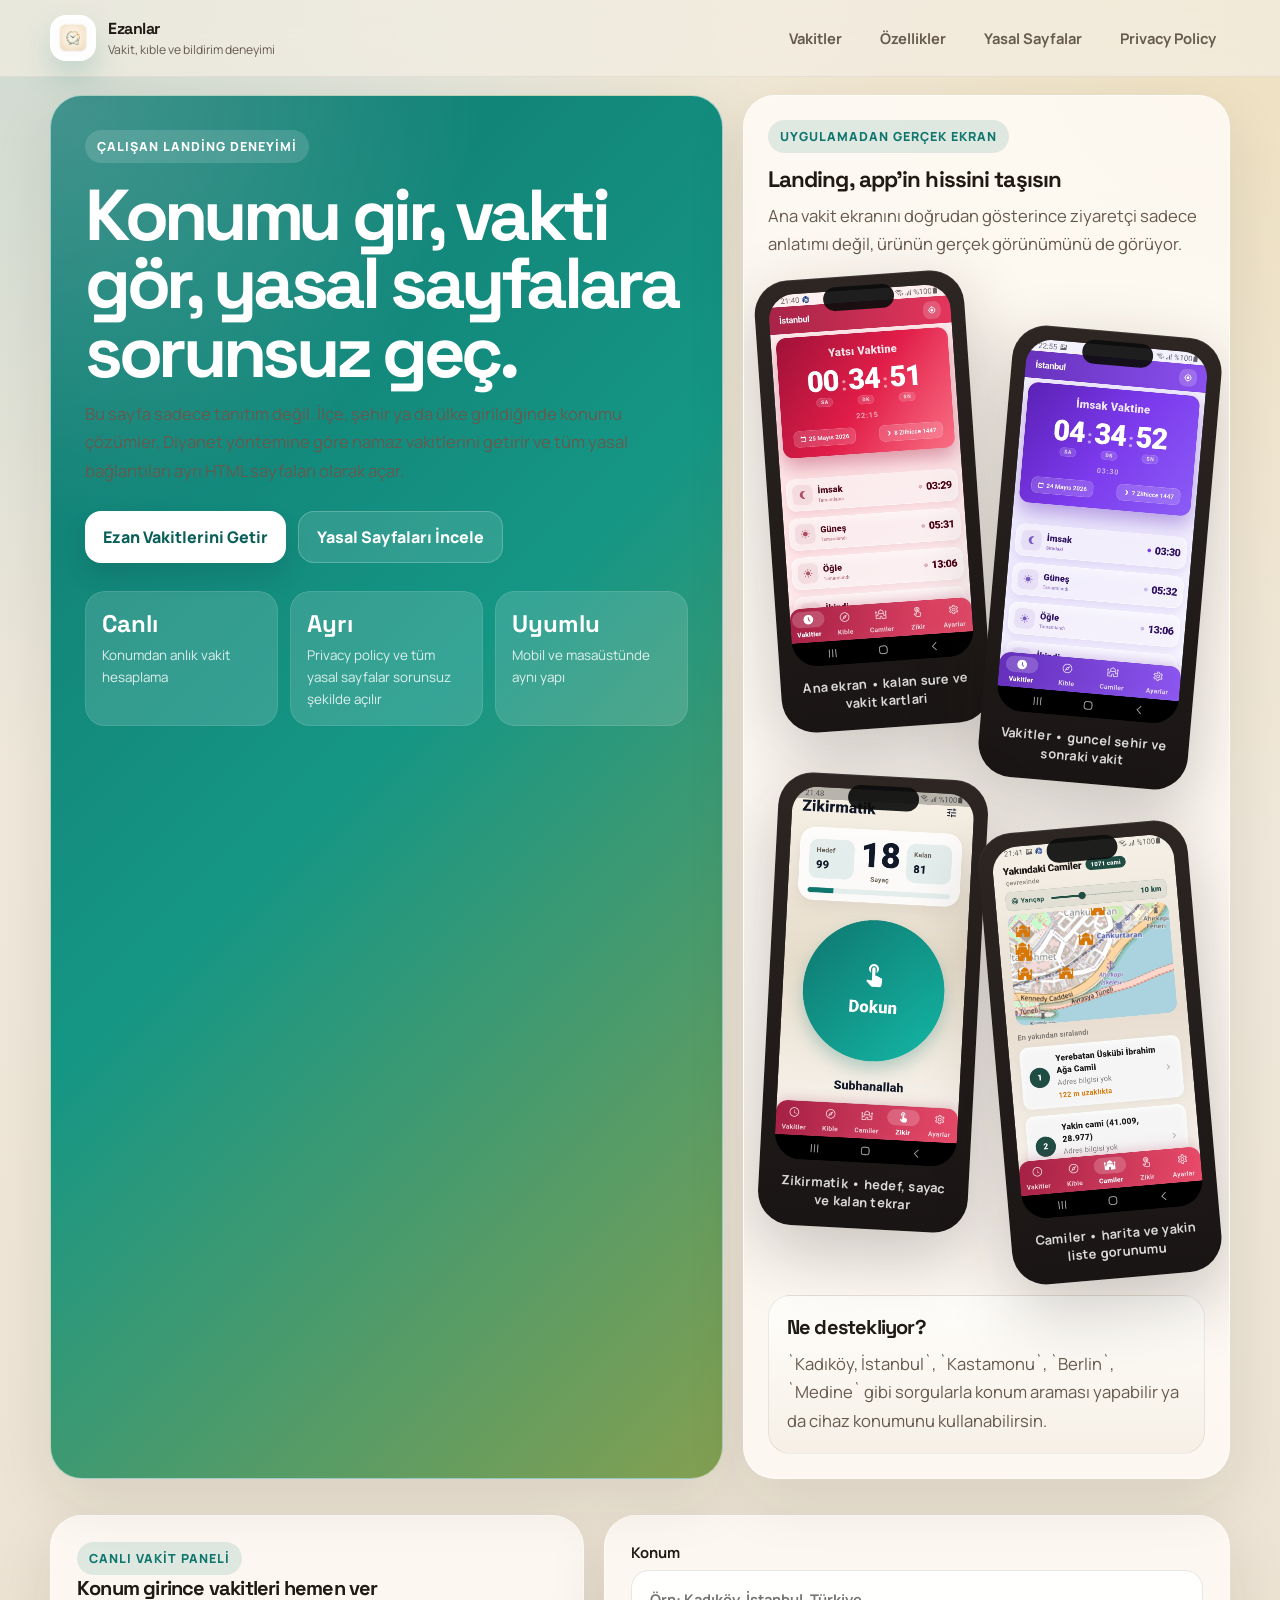
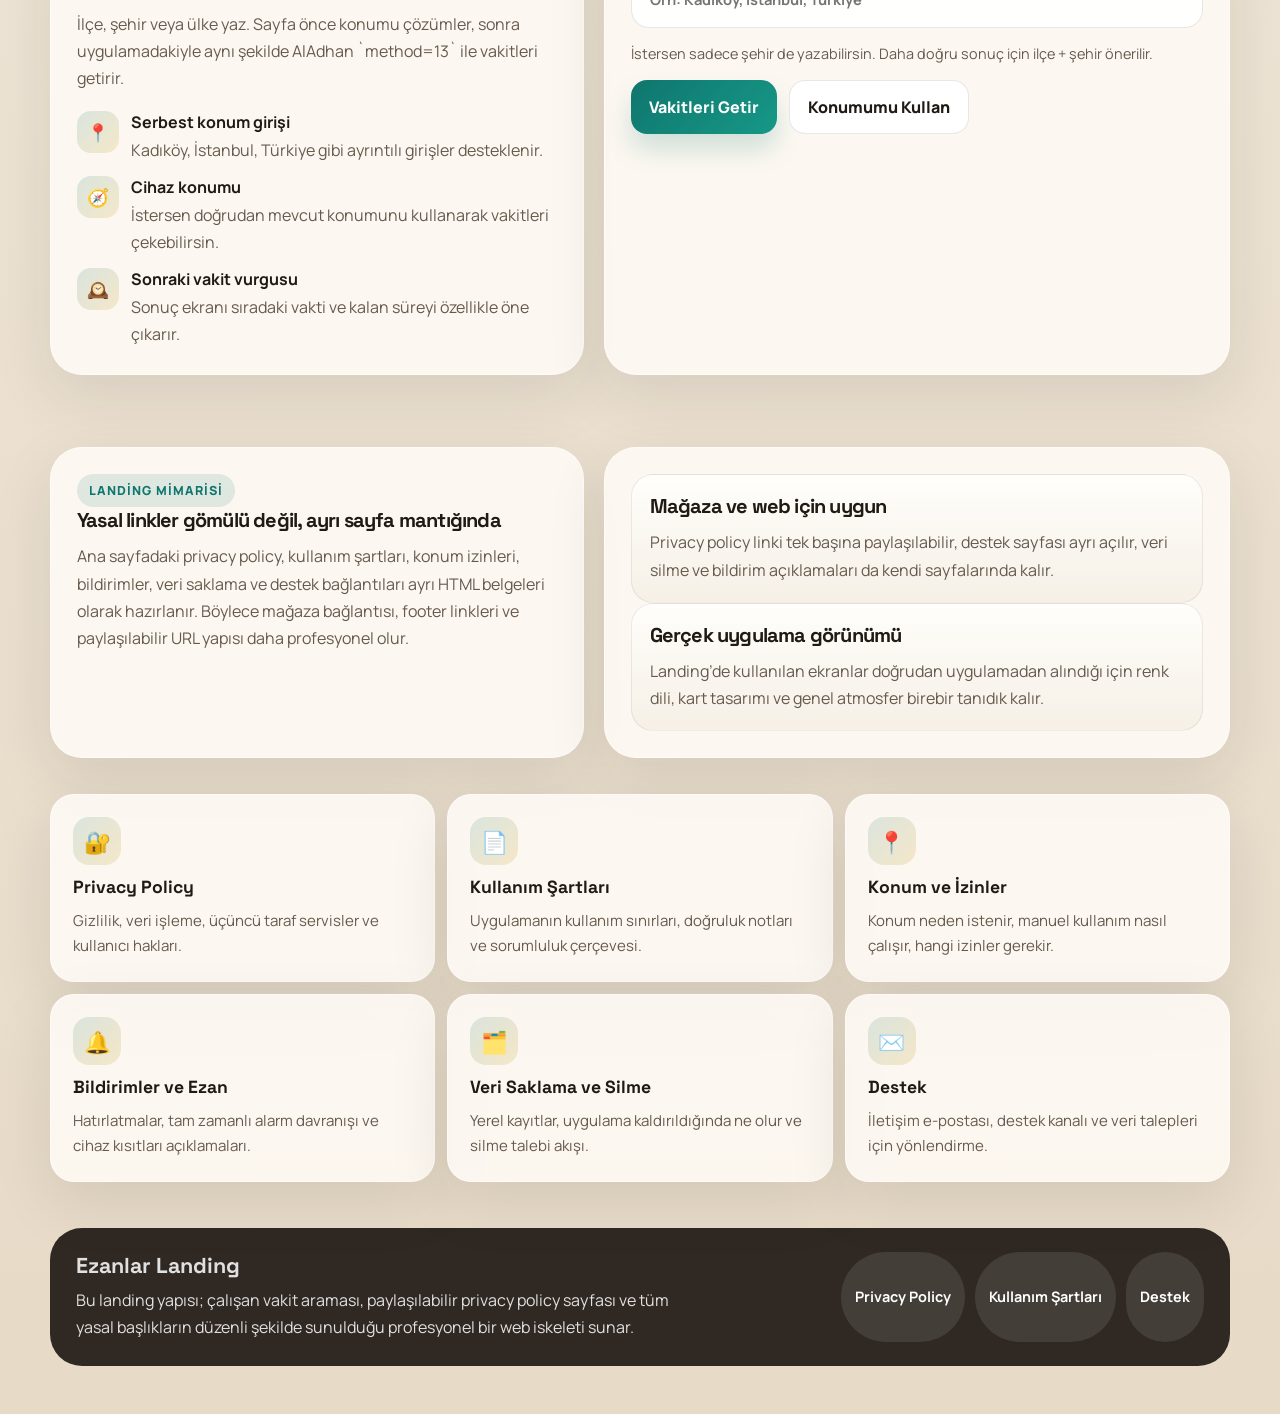
<file: namaz_vakitleri/index.html>
<!doctype html>
<html lang="tr">
<head>
  <meta charset="utf-8">
  <meta name="viewport" content="width=device-width, initial-scale=1">
  <title>Ezanlar | Landing</title>
  <meta
    name="description"
    content="Ezanlar için çalışan landing sayfası. Konum girerek namaz vakitlerini anında görüntüleyin, destek ve yasal sayfalara ayrı sekmelerde ulaşın."
  >
  <link rel="icon" type="image/png" href="assets/images/app_icon.png">
  <link rel="stylesheet" href="landing.css">
</head>
<body>
  <div class="site-shell">
    <header class="topbar">
      <div class="topbar__inner">
        <a class="brand" href="#hero">
          <span class="brand__mark">
            <img src="assets/images/app_icon.png" alt="Ezanlar logo">
          </span>
          <span class="brand__text">
            <span class="brand__title">Ezanlar</span>
            <span class="brand__subtitle">Vakit, kıble ve bildirim deneyimi</span>
          </span>
        </a>
        <nav class="nav" aria-label="Ana gezinme">
          <a href="#vakitler">Vakitler</a>
          <a href="#neden">Özellikler</a>
          <a href="#yasal">Yasal Sayfalar</a>
          <a href="privacy-policy.html">Privacy Policy</a>
        </nav>
      </div>
    </header>

    <main>
      <section class="hero section" id="hero">
        <div class="hero__grid">
          <article class="panel panel--hero">
            <span class="eyebrow">Çalışan Landing Deneyimi</span>
            <h1>Konumu gir, vakti gör, yasal sayfalara sorunsuz geç.</h1>
            <p>
              Bu sayfa sadece tanıtım değil. İlçe, şehir ya da ülke girildiğinde konumu çözümler,
              Diyanet yöntemine göre namaz vakitlerini getirir ve tüm yasal bağlantıları ayrı
              HTML sayfaları olarak açar.
            </p>
            <div class="hero__actions">
              <a class="button button--primary" href="#vakitler">Ezan Vakitlerini Getir</a>
              <a class="button button--ghost" href="#yasal">Yasal Sayfaları İncele</a>
            </div>
            <div class="stat-grid">
              <div class="stat-card">
                <strong>Canlı</strong>
                <span>Konumdan anlık vakit hesaplama</span>
              </div>
              <div class="stat-card">
                <strong>Ayrı</strong>
                <span>Privacy policy ve tüm yasal sayfalar sorunsuz şekilde açılır</span>
              </div>
              <div class="stat-card">
                <strong>Uyumlu</strong>
                <span>Mobil ve masaüstünde aynı yapı</span>
              </div>
            </div>
          </article>

          <aside class="panel panel--side">
            <div class="app-showcase">
              <div class="app-showcase__intro">
                <span class="section__label">Uygulamadan Gerçek Ekran</span>
                <h3>Landing, app’in hissini taşısın</h3>
                <p>
                  Ana vakit ekranını doğrudan gösterince ziyaretçi sadece anlatımı değil,
                  ürünün gerçek görünümünü de görüyor.
                </p>
              </div>
              <div class="phone-stack">
                <figure class="phone-frame phone-frame--primary">
                  <img src="landing-images/ezanlar-home-yatsi.jpg" alt="Ezanlar yatsi vakti ana ekran goruntusu">
                  <figcaption>Ana ekran • kalan sure ve vakit kartlari</figcaption>
                </figure>
                <figure class="phone-frame phone-frame--secondary">
                  <img src="landing-images/ezanlar-home-imsak.jpg" alt="Ezanlar imsak vakti ana ekran goruntusu">
                  <figcaption>Vakitler • guncel sehir ve sonraki vakit</figcaption>
                </figure>
                <figure class="phone-frame phone-frame--tertiary">
                  <img src="landing-images/ezanlar-zikirmatik.jpg" alt="Ezanlar zikirmatik ekran goruntusu">
                  <figcaption>Zikirmatik • hedef, sayac ve kalan tekrar</figcaption>
                </figure>
                <figure class="phone-frame phone-frame--quaternary">
                  <img src="landing-images/ezanlar-camiler.jpg" alt="Ezanlar yakin camiler ekran goruntusu">
                  <figcaption>Camiler • harita ve yakin liste gorunumu</figcaption>
                </figure>
              </div>
            </div>
            <div class="mini-card">
              <h3>Ne destekliyor?</h3>
              <p>
                `Kadıköy, İstanbul`, `Kastamonu`, `Berlin`, `Medine` gibi sorgularla
                konum araması yapabilir ya da cihaz konumunu kullanabilirsin.
              </p>
            </div>
          </aside>
        </div>
      </section>

      <section class="section" id="vakitler">
        <div class="section__grid">
          <article class="section__content">
            <span class="section__label">Canlı Vakit Paneli</span>
            <h2>Konum girince vakitleri hemen ver</h2>
            <p>
              İlçe, şehir veya ülke yaz. Sayfa önce konumu çözümler, sonra uygulamadakiyle
              aynı şekilde AlAdhan `method=13` ile vakitleri getirir.
            </p>
            <div class="feature-points">
              <div class="feature-point">
                <div class="feature-point__icon">📍</div>
                <div>
                  <h3>Serbest konum girişi</h3>
                  <p>Kadıköy, İstanbul, Türkiye gibi ayrıntılı girişler desteklenir.</p>
                </div>
              </div>
              <div class="feature-point">
                <div class="feature-point__icon">🧭</div>
                <div>
                  <h3>Cihaz konumu</h3>
                  <p>İstersen doğrudan mevcut konumunu kullanarak vakitleri çekebilirsin.</p>
                </div>
              </div>
              <div class="feature-point">
                <div class="feature-point__icon">🕰️</div>
                <div>
                  <h3>Sonraki vakit vurgusu</h3>
                  <p>Sonuç ekranı sıradaki vakti ve kalan süreyi özellikle öne çıkarır.</p>
                </div>
              </div>
            </div>
          </article>

          <aside class="section__aside">
            <div class="lookup-form">
              <label class="input-label" for="locationInput">
                Konum
                <input
                  class="input"
                  id="locationInput"
                  name="location"
                  type="text"
                  placeholder="Örn: Kadıköy, İstanbul, Türkiye"
                  autocomplete="off"
                >
              </label>
              <p class="helper">
                İstersen sadece şehir de yazabilirsin. Daha doğru sonuç için ilçe + şehir önerilir.
              </p>
              <div class="lookup-actions">
                <button class="primary" id="findPrayerTimes" type="button">Vakitleri Getir</button>
                <button class="secondary" id="useMyLocation" type="button">Konumumu Kullan</button>
              </div>
              <div class="status" id="statusBox" aria-live="polite"></div>
            </div>
          </aside>
        </div>
      </section>

      <section class="section">
        <div class="results" id="resultsBox">
          <div class="results__top">
            <div class="results__heading">
              <h3 id="resultTitle">Seçilen konum</h3>
              <p id="resultMeta">Vakit detayları burada görünecek.</p>
            </div>
            <div class="next-prayer" id="nextPrayerBox"></div>
          </div>
          <div class="prayer-grid" id="prayerGrid"></div>
        </div>
      </section>

      <section class="section" id="neden">
        <div class="section__grid">
          <article class="section__content">
            <span class="section__label">Landing Mimarisi</span>
            <h2>Yasal linkler gömülü değil, ayrı sayfa mantığında</h2>
            <p>
              Ana sayfadaki privacy policy, kullanım şartları, konum izinleri, bildirimler,
              veri saklama ve destek bağlantıları ayrı HTML belgeleri olarak hazırlanır.
              Böylece mağaza bağlantısı, footer linkleri ve paylaşılabilir URL yapısı daha profesyonel olur.
            </p>
          </article>

          <aside class="section__aside">
            <div class="mini-card">
              <h3>Mağaza ve web için uygun</h3>
              <p>
                Privacy policy linki tek başına paylaşılabilir, destek sayfası ayrı açılır,
                veri silme ve bildirim açıklamaları da kendi sayfalarında kalır.
              </p>
            </div>
            <div class="mini-card">
              <h3>Gerçek uygulama görünümü</h3>
              <p>
                Landing’de kullanılan ekranlar doğrudan uygulamadan alındığı için renk dili,
                kart tasarımı ve genel atmosfer birebir tanıdık kalır.
              </p>
            </div>
          </aside>
        </div>
      </section>

      <section class="section" id="yasal">
        <div class="legal-grid">
          <a class="legal-link" href="privacy-policy.html">
            <div class="legal-link__icon">🔐</div>
            <h3>Privacy Policy</h3>
            <p>Gizlilik, veri işleme, üçüncü taraf servisler ve kullanıcı hakları.</p>
          </a>
          <a class="legal-link" href="terms-of-use.html">
            <div class="legal-link__icon">📄</div>
            <h3>Kullanım Şartları</h3>
            <p>Uygulamanın kullanım sınırları, doğruluk notları ve sorumluluk çerçevesi.</p>
          </a>
          <a class="legal-link" href="location-permissions.html">
            <div class="legal-link__icon">📍</div>
            <h3>Konum ve İzinler</h3>
            <p>Konum neden istenir, manuel kullanım nasıl çalışır, hangi izinler gerekir.</p>
          </a>
          <a class="legal-link" href="notifications-adhan.html">
            <div class="legal-link__icon">🔔</div>
            <h3>Bildirimler ve Ezan</h3>
            <p>Hatırlatmalar, tam zamanlı alarm davranışı ve cihaz kısıtları açıklamaları.</p>
          </a>
          <a class="legal-link" href="data-storage-deletion.html">
            <div class="legal-link__icon">🗂️</div>
            <h3>Veri Saklama ve Silme</h3>
            <p>Yerel kayıtlar, uygulama kaldırıldığında ne olur ve silme talebi akışı.</p>
          </a>
          <a class="legal-link" href="support.html">
            <div class="legal-link__icon">✉️</div>
            <h3>Destek</h3>
            <p>İletişim e-postası, destek kanalı ve veri talepleri için yönlendirme.</p>
          </a>
        </div>
      </section>
    </main>

    <footer class="footer">
      <div class="footer__inner">
        <div class="footer__grid">
          <div>
            <h3>Ezanlar Landing</h3>
            <p>
              Bu landing yapısı; çalışan vakit araması, paylaşılabilir privacy policy sayfası
              ve tüm yasal başlıkların düzenli şekilde sunulduğu profesyonel bir web iskeleti sunar.
            </p>
          </div>
          <div class="footer__links">
            <a href="privacy-policy.html">Privacy Policy</a>
            <a href="terms-of-use.html">Kullanım Şartları</a>
            <a href="support.html">Destek</a>
          </div>
        </div>
      </div>
    </footer>
  </div>

  <script src="landing.js"></script>
</body>
</html>
</file>
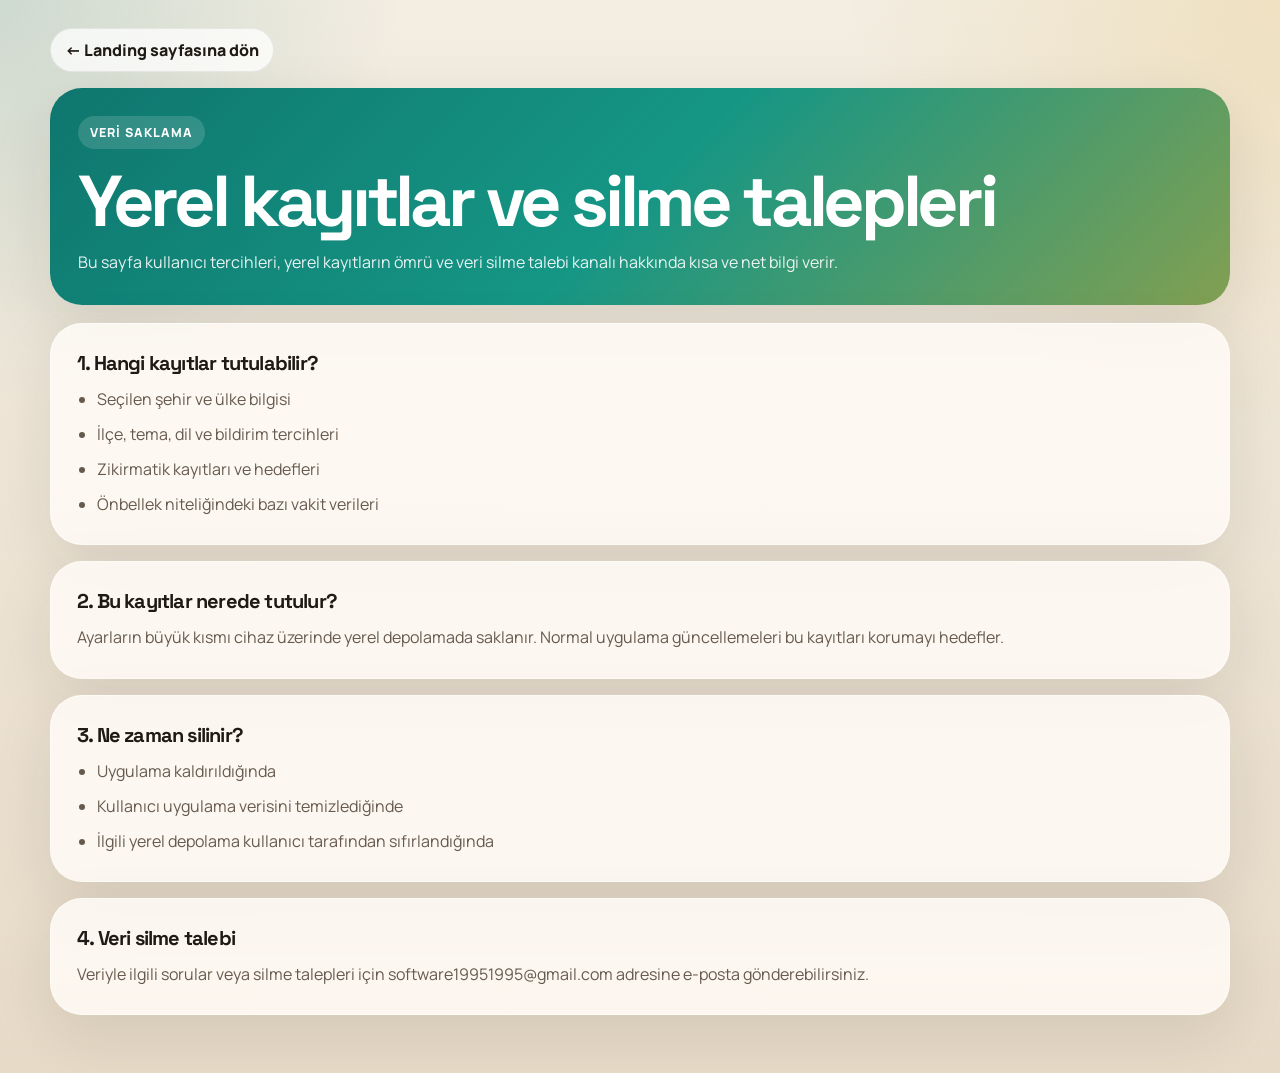
<file: namaz_vakitleri/data-storage-deletion.html>
<!doctype html>
<html lang="tr">
<head>
  <meta charset="utf-8">
  <meta name="viewport" content="width=device-width, initial-scale=1">
  <title>Ezanlar | Veri Saklama ve Silme</title>
  <meta name="description" content="Ezanlar uygulamasında yerel veri saklama ve silme süreçleri.">
  <link rel="stylesheet" href="landing.css">
</head>
<body>
  <main class="legal-page">
    <div class="legal-wrap">
      <a class="back-link" href="index.html" onclick="if (document.referrer) { history.back(); return false; }">← Landing sayfasına dön</a>

      <section class="legal-hero">
        <span class="eyebrow">Veri Saklama</span>
        <h1>Yerel kayıtlar ve silme talepleri</h1>
        <p>
          Bu sayfa kullanıcı tercihleri, yerel kayıtların ömrü ve veri silme talebi kanalı hakkında
          kısa ve net bilgi verir.
        </p>
      </section>

      <section class="legal-card">
        <h2>1. Hangi kayıtlar tutulabilir?</h2>
        <ul>
          <li>Seçilen şehir ve ülke bilgisi</li>
          <li>İlçe, tema, dil ve bildirim tercihleri</li>
          <li>Zikirmatik kayıtları ve hedefleri</li>
          <li>Önbellek niteliğindeki bazı vakit verileri</li>
        </ul>
      </section>

      <section class="legal-card">
        <h2>2. Bu kayıtlar nerede tutulur?</h2>
        <p>
          Ayarların büyük kısmı cihaz üzerinde yerel depolamada saklanır. Normal uygulama güncellemeleri
          bu kayıtları korumayı hedefler.
        </p>
      </section>

      <section class="legal-card">
        <h2>3. Ne zaman silinir?</h2>
        <ul>
          <li>Uygulama kaldırıldığında</li>
          <li>Kullanıcı uygulama verisini temizlediğinde</li>
          <li>İlgili yerel depolama kullanıcı tarafından sıfırlandığında</li>
        </ul>
      </section>

      <section class="legal-card">
        <h2>4. Veri silme talebi</h2>
        <p>
          Veriyle ilgili sorular veya silme talepleri için
          <a href="mailto:software19951995@gmail.com">software19951995@gmail.com</a>
          adresine e-posta gönderebilirsiniz.
        </p>
      </section>
    </div>
  </main>
</body>
</html>
</file>
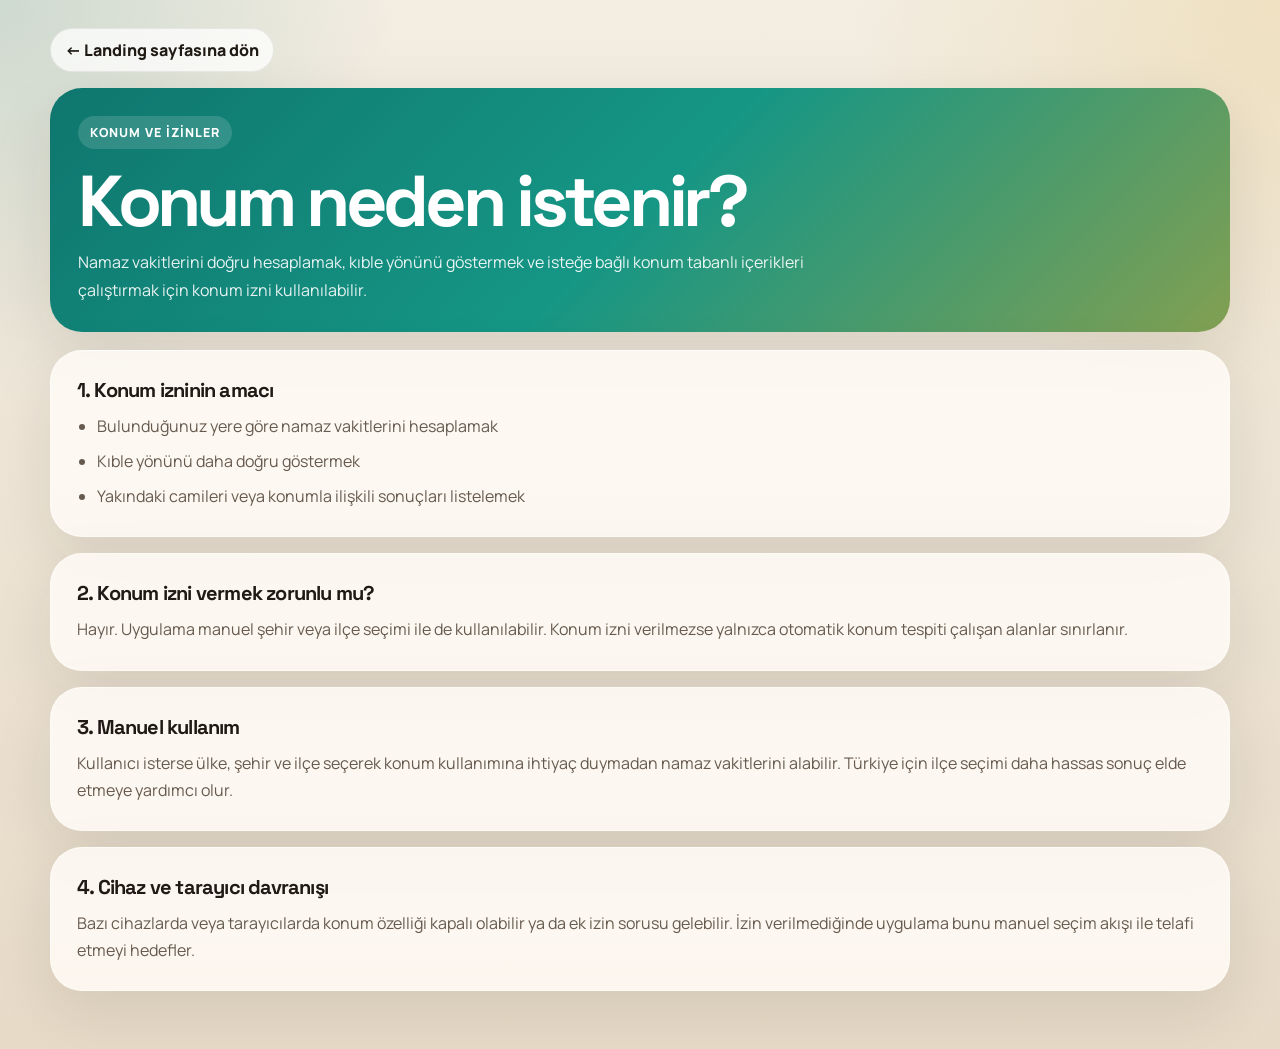
<file: namaz_vakitleri/location-permissions.html>
<!doctype html>
<html lang="tr">
<head>
  <meta charset="utf-8">
  <meta name="viewport" content="width=device-width, initial-scale=1">
  <title>Ezanlar | Konum ve İzinler</title>
  <meta name="description" content="Ezanlar uygulamasında konum izni ve manuel kullanım açıklamaları.">
  <link rel="stylesheet" href="landing.css">
</head>
<body>
  <main class="legal-page">
    <div class="legal-wrap">
      <a class="back-link" href="index.html" onclick="if (document.referrer) { history.back(); return false; }">← Landing sayfasına dön</a>

      <section class="legal-hero">
        <span class="eyebrow">Konum ve İzinler</span>
        <h1>Konum neden istenir?</h1>
        <p>
          Namaz vakitlerini doğru hesaplamak, kıble yönünü göstermek ve isteğe bağlı konum tabanlı
          içerikleri çalıştırmak için konum izni kullanılabilir.
        </p>
      </section>

      <section class="legal-card">
        <h2>1. Konum izninin amacı</h2>
        <ul>
          <li>Bulunduğunuz yere göre namaz vakitlerini hesaplamak</li>
          <li>Kıble yönünü daha doğru göstermek</li>
          <li>Yakındaki camileri veya konumla ilişkili sonuçları listelemek</li>
        </ul>
      </section>

      <section class="legal-card">
        <h2>2. Konum izni vermek zorunlu mu?</h2>
        <p>
          Hayır. Uygulama manuel şehir veya ilçe seçimi ile de kullanılabilir. Konum izni verilmezse
          yalnızca otomatik konum tespiti çalışan alanlar sınırlanır.
        </p>
      </section>

      <section class="legal-card">
        <h2>3. Manuel kullanım</h2>
        <p>
          Kullanıcı isterse ülke, şehir ve ilçe seçerek konum kullanımına ihtiyaç duymadan namaz
          vakitlerini alabilir. Türkiye için ilçe seçimi daha hassas sonuç elde etmeye yardımcı olur.
        </p>
      </section>

      <section class="legal-card">
        <h2>4. Cihaz ve tarayıcı davranışı</h2>
        <p>
          Bazı cihazlarda veya tarayıcılarda konum özelliği kapalı olabilir ya da ek izin sorusu
          gelebilir. İzin verilmediğinde uygulama bunu manuel seçim akışı ile telafi etmeyi hedefler.
        </p>
      </section>
    </div>
  </main>
</body>
</html>
</file>
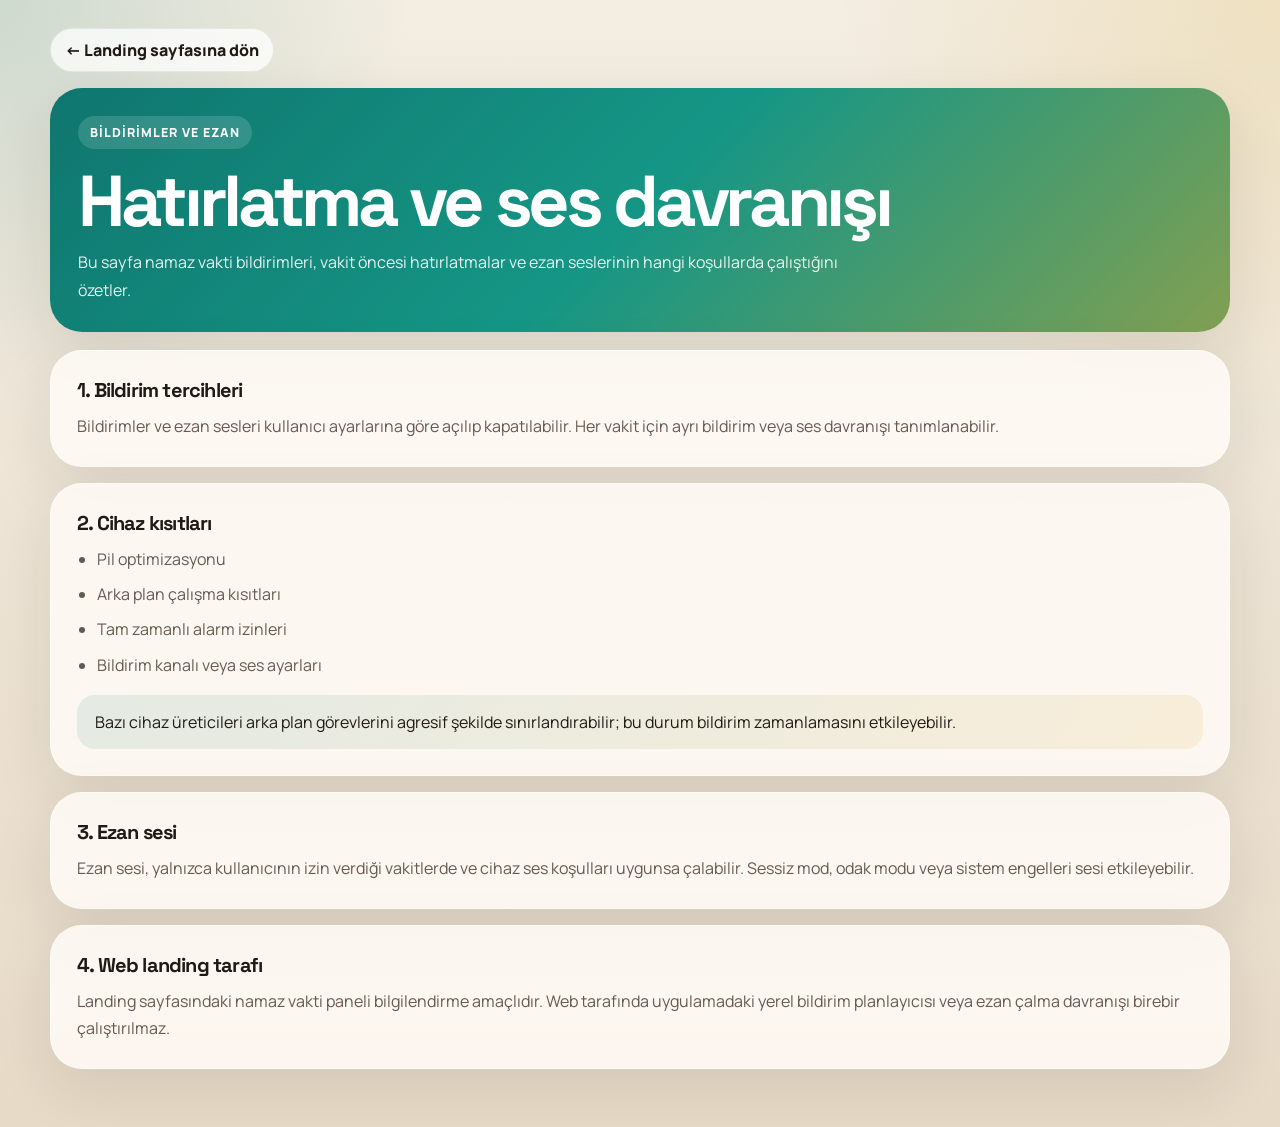
<file: namaz_vakitleri/notifications-adhan.html>
<!doctype html>
<html lang="tr">
<head>
  <meta charset="utf-8">
  <meta name="viewport" content="width=device-width, initial-scale=1">
  <title>Ezanlar | Bildirimler ve Ezan</title>
  <meta name="description" content="Ezanlar uygulamasında bildirimler, ezan davranışı ve cihaz kısıtları.">
  <link rel="stylesheet" href="landing.css">
</head>
<body>
  <main class="legal-page">
    <div class="legal-wrap">
      <a class="back-link" href="index.html" onclick="if (document.referrer) { history.back(); return false; }">← Landing sayfasına dön</a>

      <section class="legal-hero">
        <span class="eyebrow">Bildirimler ve Ezan</span>
        <h1>Hatırlatma ve ses davranışı</h1>
        <p>
          Bu sayfa namaz vakti bildirimleri, vakit öncesi hatırlatmalar ve ezan seslerinin hangi
          koşullarda çalıştığını özetler.
        </p>
      </section>

      <section class="legal-card">
        <h2>1. Bildirim tercihleri</h2>
        <p>
          Bildirimler ve ezan sesleri kullanıcı ayarlarına göre açılıp kapatılabilir. Her vakit için
          ayrı bildirim veya ses davranışı tanımlanabilir.
        </p>
      </section>

      <section class="legal-card">
        <h2>2. Cihaz kısıtları</h2>
        <ul>
          <li>Pil optimizasyonu</li>
          <li>Arka plan çalışma kısıtları</li>
          <li>Tam zamanlı alarm izinleri</li>
          <li>Bildirim kanalı veya ses ayarları</li>
        </ul>
        <div class="callout">
          Bazı cihaz üreticileri arka plan görevlerini agresif şekilde sınırlandırabilir; bu durum
          bildirim zamanlamasını etkileyebilir.
        </div>
      </section>

      <section class="legal-card">
        <h2>3. Ezan sesi</h2>
        <p>
          Ezan sesi, yalnızca kullanıcının izin verdiği vakitlerde ve cihaz ses koşulları uygunsa
          çalabilir. Sessiz mod, odak modu veya sistem engelleri sesi etkileyebilir.
        </p>
      </section>

      <section class="legal-card">
        <h2>4. Web landing tarafı</h2>
        <p>
          Landing sayfasındaki namaz vakti paneli bilgilendirme amaçlıdır. Web tarafında uygulamadaki
          yerel bildirim planlayıcısı veya ezan çalma davranışı birebir çalıştırılmaz.
        </p>
      </section>
    </div>
  </main>
</body>
</html>
</file>
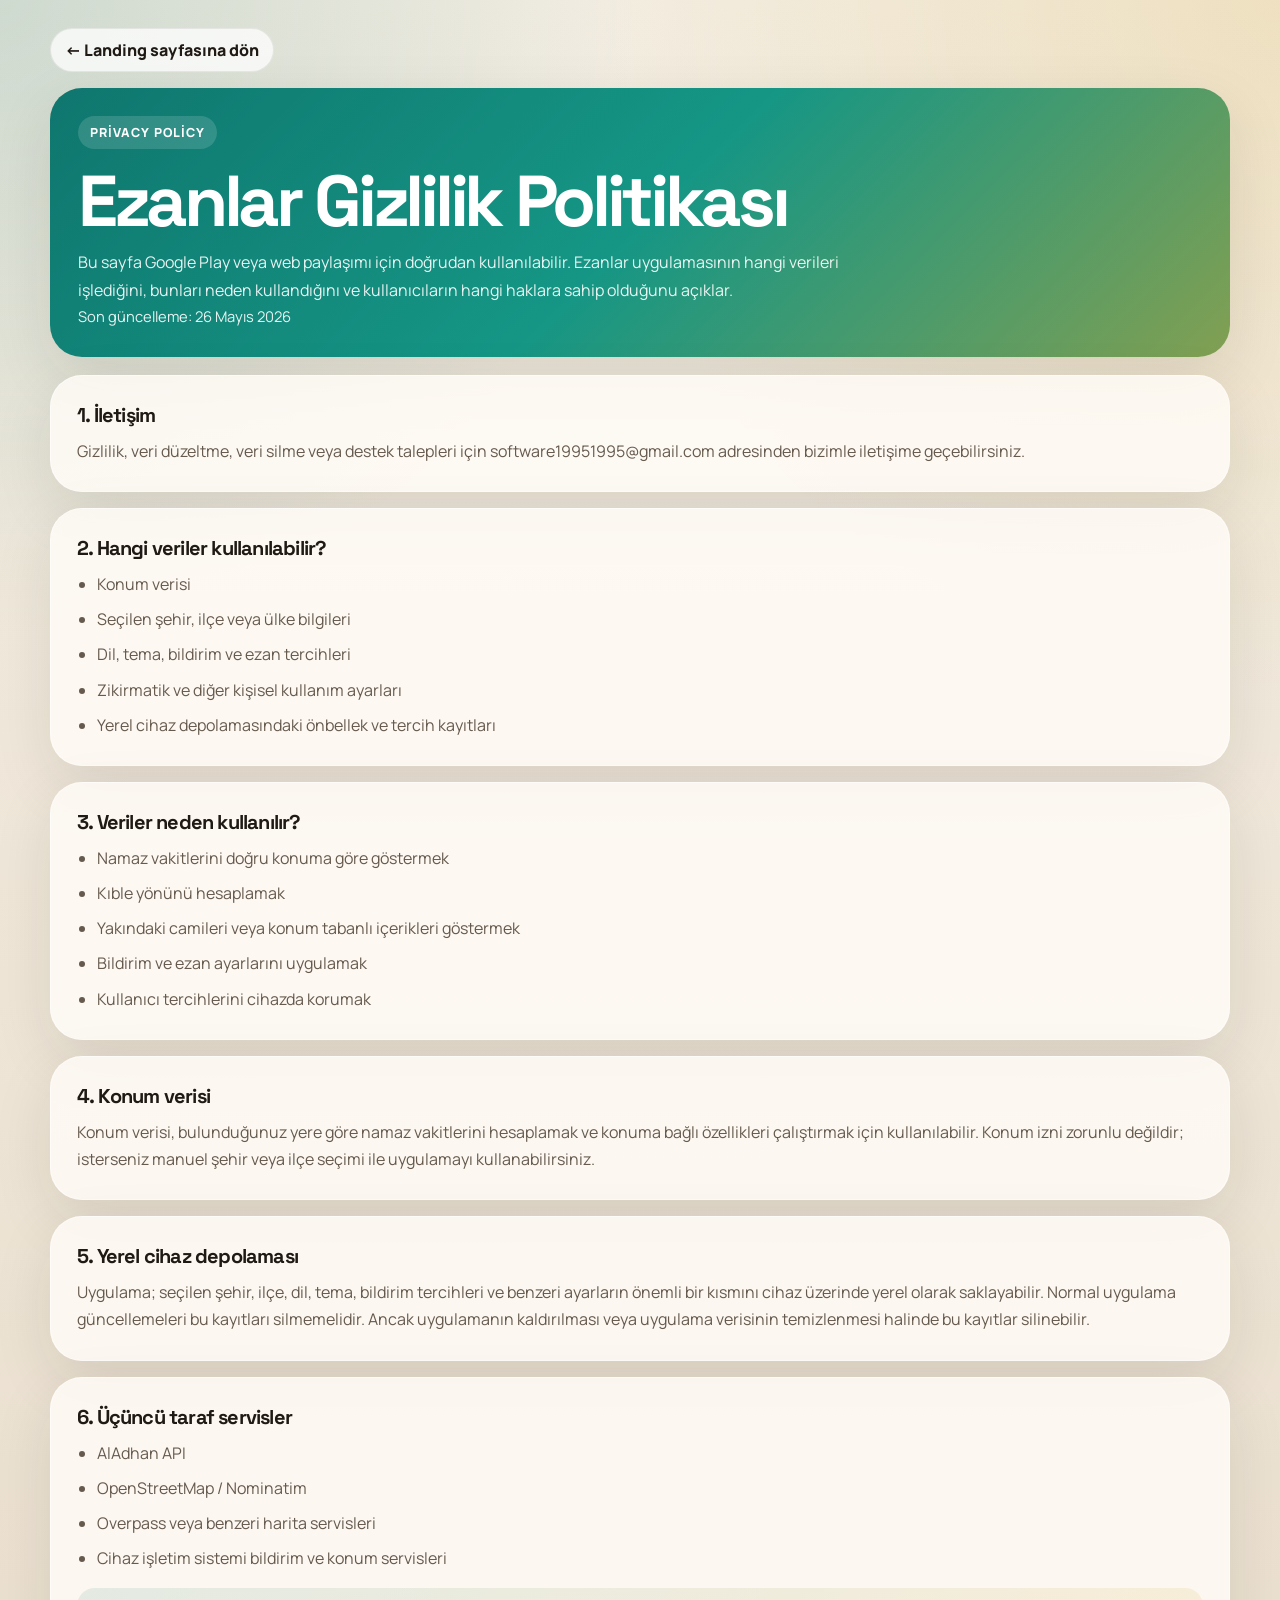
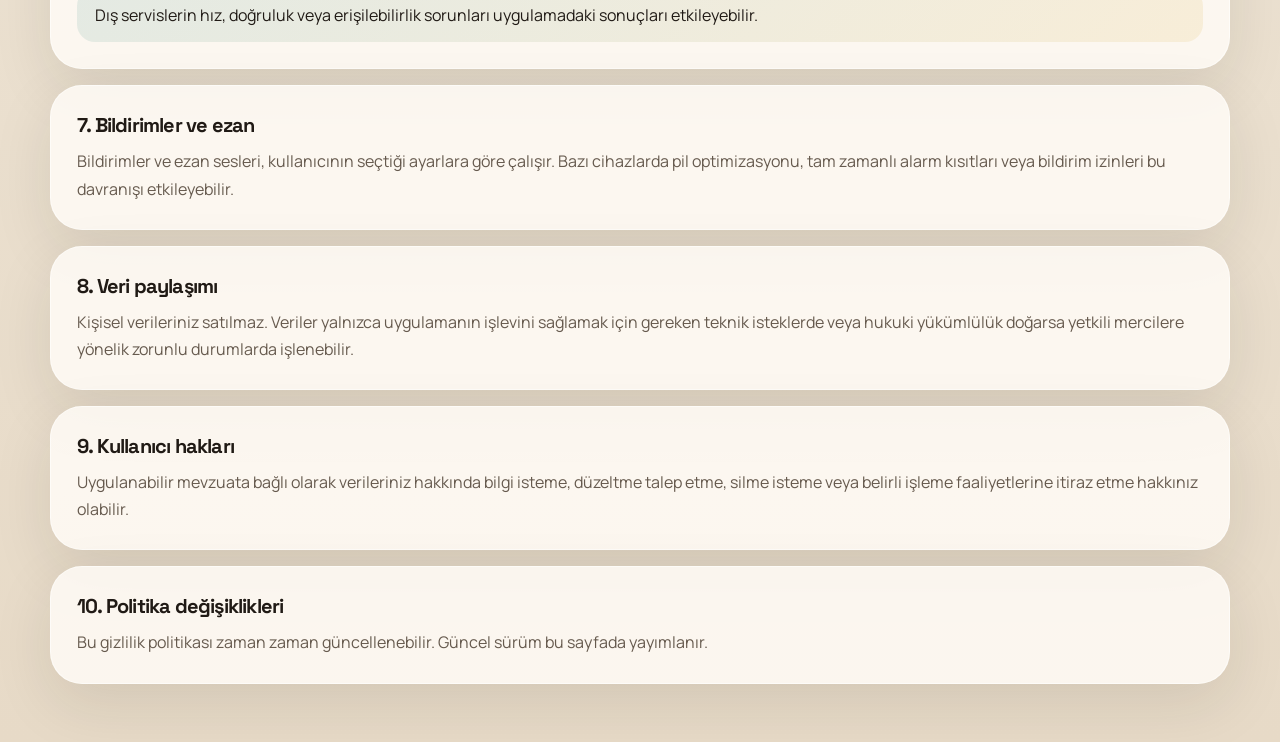
<file: namaz_vakitleri/privacy-policy.html>
<!doctype html>
<html lang="tr">
<head>
  <meta charset="utf-8">
  <meta name="viewport" content="width=device-width, initial-scale=1">
  <title>Ezanlar | Privacy Policy</title>
  <meta
    name="description"
    content="Ezanlar gizlilik politikası. Toplanan veriler, kullanım amaçları, üçüncü taraf servisler ve kullanıcı hakları."
  >
  <link rel="stylesheet" href="landing.css">
</head>
<body>
  <main class="legal-page">
    <div class="legal-wrap">
      <a class="back-link" href="index.html" onclick="if (document.referrer) { history.back(); return false; }">← Landing sayfasına dön</a>

      <section class="legal-hero">
        <span class="eyebrow">Privacy Policy</span>
        <h1>Ezanlar Gizlilik Politikası</h1>
        <p>
          Bu sayfa Google Play veya web paylaşımı için doğrudan kullanılabilir. Ezanlar
          uygulamasının hangi verileri işlediğini, bunları neden kullandığını ve kullanıcıların
          hangi haklara sahip olduğunu açıklar.
        </p>
        <p class="legal-meta">Son güncelleme: 26 Mayıs 2026</p>
      </section>

      <section class="legal-card">
        <h2>1. İletişim</h2>
        <p>
          Gizlilik, veri düzeltme, veri silme veya destek talepleri için
          <a href="mailto:software19951995@gmail.com">software19951995@gmail.com</a>
          adresinden bizimle iletişime geçebilirsiniz.
        </p>
      </section>

      <section class="legal-card">
        <h2>2. Hangi veriler kullanılabilir?</h2>
        <ul>
          <li>Konum verisi</li>
          <li>Seçilen şehir, ilçe veya ülke bilgileri</li>
          <li>Dil, tema, bildirim ve ezan tercihleri</li>
          <li>Zikirmatik ve diğer kişisel kullanım ayarları</li>
          <li>Yerel cihaz depolamasındaki önbellek ve tercih kayıtları</li>
        </ul>
      </section>

      <section class="legal-card">
        <h2>3. Veriler neden kullanılır?</h2>
        <ul>
          <li>Namaz vakitlerini doğru konuma göre göstermek</li>
          <li>Kıble yönünü hesaplamak</li>
          <li>Yakındaki camileri veya konum tabanlı içerikleri göstermek</li>
          <li>Bildirim ve ezan ayarlarını uygulamak</li>
          <li>Kullanıcı tercihlerini cihazda korumak</li>
        </ul>
      </section>

      <section class="legal-card">
        <h2>4. Konum verisi</h2>
        <p>
          Konum verisi, bulunduğunuz yere göre namaz vakitlerini hesaplamak ve konuma bağlı
          özellikleri çalıştırmak için kullanılabilir. Konum izni zorunlu değildir; isterseniz
          manuel şehir veya ilçe seçimi ile uygulamayı kullanabilirsiniz.
        </p>
      </section>

      <section class="legal-card">
        <h2>5. Yerel cihaz depolaması</h2>
        <p>
          Uygulama; seçilen şehir, ilçe, dil, tema, bildirim tercihleri ve benzeri ayarların
          önemli bir kısmını cihaz üzerinde yerel olarak saklayabilir. Normal uygulama güncellemeleri
          bu kayıtları silmemelidir. Ancak uygulamanın kaldırılması veya uygulama verisinin temizlenmesi
          halinde bu kayıtlar silinebilir.
        </p>
      </section>

      <section class="legal-card">
        <h2>6. Üçüncü taraf servisler</h2>
        <ul>
          <li>AlAdhan API</li>
          <li>OpenStreetMap / Nominatim</li>
          <li>Overpass veya benzeri harita servisleri</li>
          <li>Cihaz işletim sistemi bildirim ve konum servisleri</li>
        </ul>
        <div class="callout">
          Dış servislerin hız, doğruluk veya erişilebilirlik sorunları uygulamadaki sonuçları etkileyebilir.
        </div>
      </section>

      <section class="legal-card">
        <h2>7. Bildirimler ve ezan</h2>
        <p>
          Bildirimler ve ezan sesleri, kullanıcının seçtiği ayarlara göre çalışır. Bazı cihazlarda
          pil optimizasyonu, tam zamanlı alarm kısıtları veya bildirim izinleri bu davranışı etkileyebilir.
        </p>
      </section>

      <section class="legal-card">
        <h2>8. Veri paylaşımı</h2>
        <p>
          Kişisel verileriniz satılmaz. Veriler yalnızca uygulamanın işlevini sağlamak için gereken
          teknik isteklerde veya hukuki yükümlülük doğarsa yetkili mercilere yönelik zorunlu durumlarda işlenebilir.
        </p>
      </section>

      <section class="legal-card">
        <h2>9. Kullanıcı hakları</h2>
        <p>
          Uygulanabilir mevzuata bağlı olarak verileriniz hakkında bilgi isteme, düzeltme talep etme,
          silme isteme veya belirli işleme faaliyetlerine itiraz etme hakkınız olabilir.
        </p>
      </section>

      <section class="legal-card">
        <h2>10. Politika değişiklikleri</h2>
        <p>
          Bu gizlilik politikası zaman zaman güncellenebilir. Güncel sürüm bu sayfada yayımlanır.
        </p>
      </section>
    </div>
  </main>
</body>
</html>
</file>
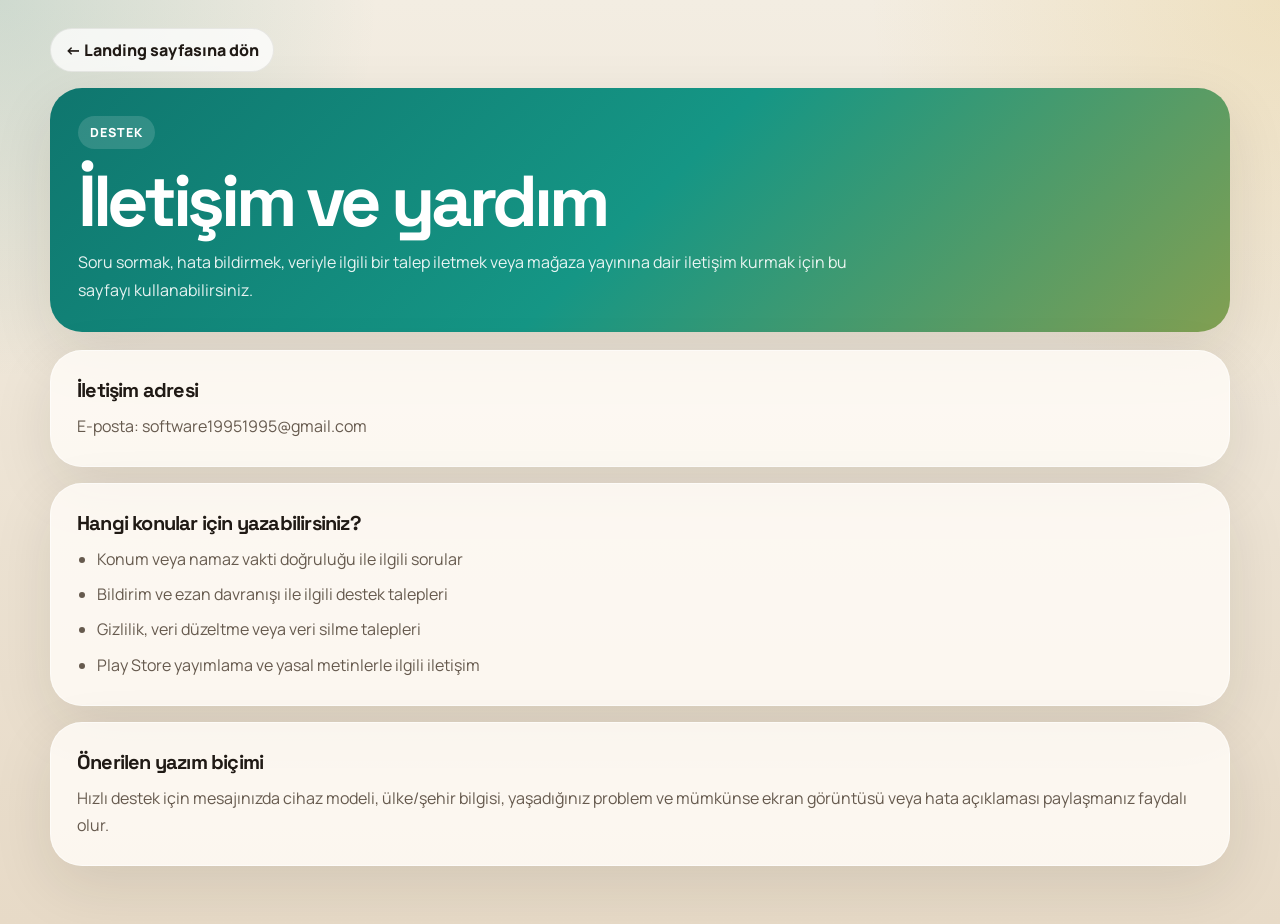
<file: namaz_vakitleri/support.html>
<!doctype html>
<html lang="tr">
<head>
  <meta charset="utf-8">
  <meta name="viewport" content="width=device-width, initial-scale=1">
  <title>Ezanlar | Destek</title>
  <meta name="description" content="Ezanlar destek ve iletişim sayfası.">
  <link rel="stylesheet" href="landing.css">
</head>
<body>
  <main class="legal-page">
    <div class="legal-wrap">
      <a class="back-link" href="index.html" onclick="if (document.referrer) { history.back(); return false; }">← Landing sayfasına dön</a>

      <section class="legal-hero">
        <span class="eyebrow">Destek</span>
        <h1>İletişim ve yardım</h1>
        <p>
          Soru sormak, hata bildirmek, veriyle ilgili bir talep iletmek veya mağaza yayınına dair
          iletişim kurmak için bu sayfayı kullanabilirsiniz.
        </p>
      </section>

      <section class="legal-card">
        <h2>İletişim adresi</h2>
        <p>
          E-posta:
          <a href="mailto:software19951995@gmail.com">software19951995@gmail.com</a>
        </p>
      </section>

      <section class="legal-card">
        <h2>Hangi konular için yazabilirsiniz?</h2>
        <ul>
          <li>Konum veya namaz vakti doğruluğu ile ilgili sorular</li>
          <li>Bildirim ve ezan davranışı ile ilgili destek talepleri</li>
          <li>Gizlilik, veri düzeltme veya veri silme talepleri</li>
          <li>Play Store yayımlama ve yasal metinlerle ilgili iletişim</li>
        </ul>
      </section>

      <section class="legal-card">
        <h2>Önerilen yazım biçimi</h2>
        <p>
          Hızlı destek için mesajınızda cihaz modeli, ülke/şehir bilgisi, yaşadığınız problem ve
          mümkünse ekran görüntüsü veya hata açıklaması paylaşmanız faydalı olur.
        </p>
      </section>
    </div>
  </main>
</body>
</html>
</file>
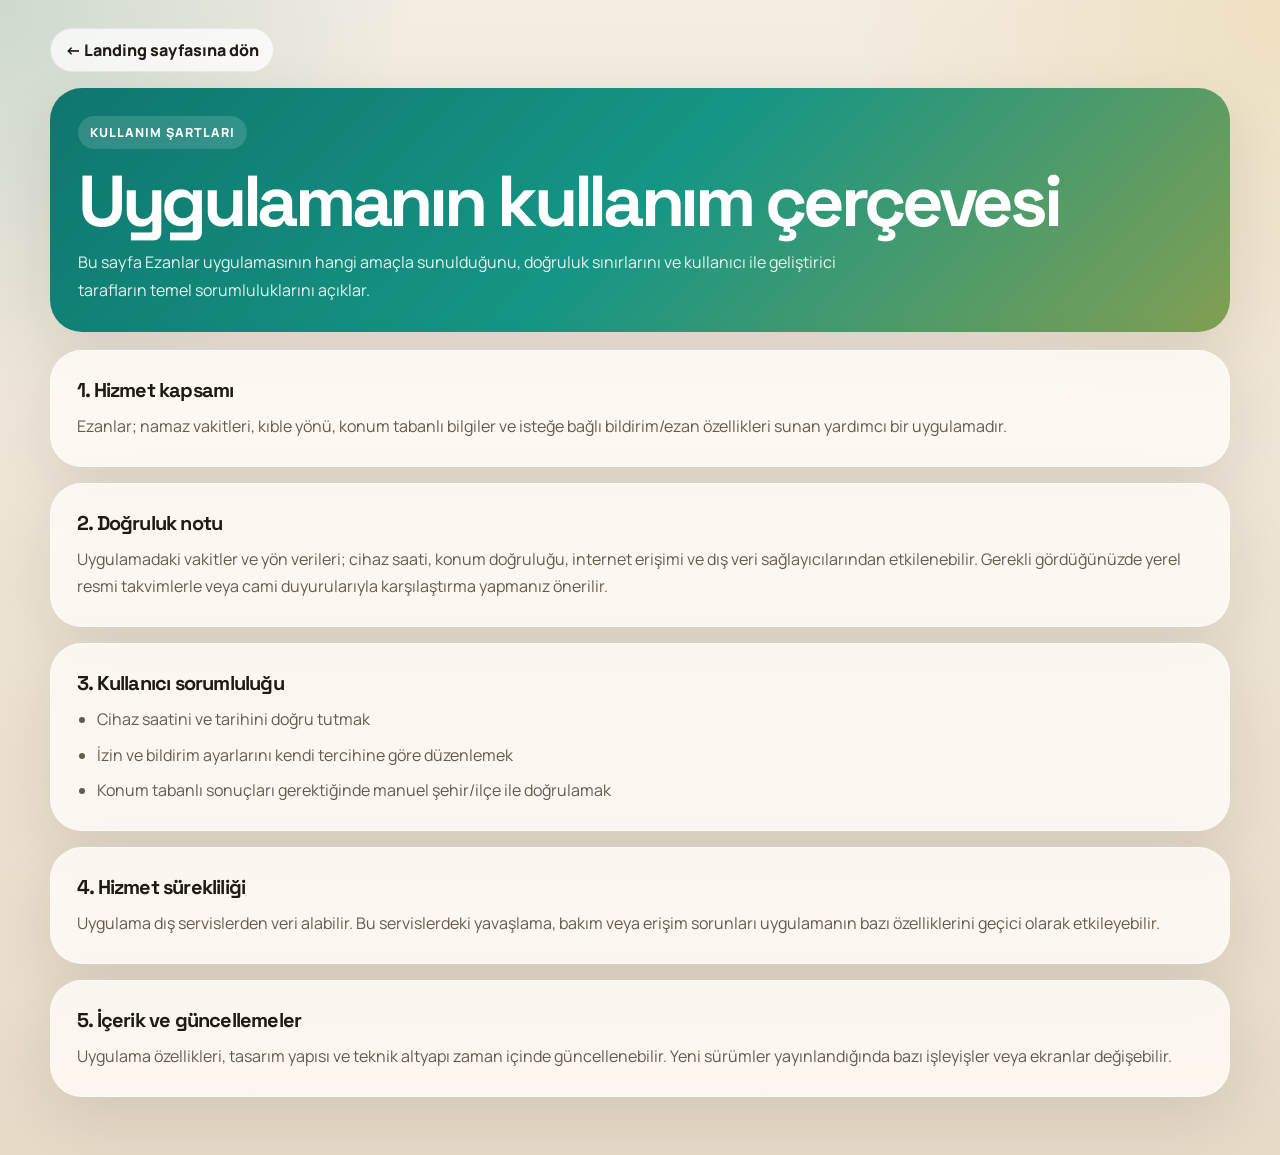
<file: namaz_vakitleri/terms-of-use.html>
<!doctype html>
<html lang="tr">
<head>
  <meta charset="utf-8">
  <meta name="viewport" content="width=device-width, initial-scale=1">
  <title>Ezanlar | Kullanım Şartları</title>
  <meta name="description" content="Ezanlar kullanım şartları ve sorumluluk çerçevesi.">
  <link rel="stylesheet" href="landing.css">
</head>
<body>
  <main class="legal-page">
    <div class="legal-wrap">
      <a class="back-link" href="index.html" onclick="if (document.referrer) { history.back(); return false; }">← Landing sayfasına dön</a>

      <section class="legal-hero">
        <span class="eyebrow">Kullanım Şartları</span>
        <h1>Uygulamanın kullanım çerçevesi</h1>
        <p>
          Bu sayfa Ezanlar uygulamasının hangi amaçla sunulduğunu, doğruluk sınırlarını ve
          kullanıcı ile geliştirici tarafların temel sorumluluklarını açıklar.
        </p>
      </section>

      <section class="legal-card">
        <h2>1. Hizmet kapsamı</h2>
        <p>
          Ezanlar; namaz vakitleri, kıble yönü, konum tabanlı bilgiler ve isteğe bağlı
          bildirim/ezan özellikleri sunan yardımcı bir uygulamadır.
        </p>
      </section>

      <section class="legal-card">
        <h2>2. Doğruluk notu</h2>
        <p>
          Uygulamadaki vakitler ve yön verileri; cihaz saati, konum doğruluğu, internet erişimi
          ve dış veri sağlayıcılarından etkilenebilir. Gerekli gördüğünüzde yerel resmi takvimlerle
          veya cami duyurularıyla karşılaştırma yapmanız önerilir.
        </p>
      </section>

      <section class="legal-card">
        <h2>3. Kullanıcı sorumluluğu</h2>
        <ul>
          <li>Cihaz saatini ve tarihini doğru tutmak</li>
          <li>İzin ve bildirim ayarlarını kendi tercihine göre düzenlemek</li>
          <li>Konum tabanlı sonuçları gerektiğinde manuel şehir/ilçe ile doğrulamak</li>
        </ul>
      </section>

      <section class="legal-card">
        <h2>4. Hizmet sürekliliği</h2>
        <p>
          Uygulama dış servislerden veri alabilir. Bu servislerdeki yavaşlama, bakım veya erişim
          sorunları uygulamanın bazı özelliklerini geçici olarak etkileyebilir.
        </p>
      </section>

      <section class="legal-card">
        <h2>5. İçerik ve güncellemeler</h2>
        <p>
          Uygulama özellikleri, tasarım yapısı ve teknik altyapı zaman içinde güncellenebilir.
          Yeni sürümler yayınlandığında bazı işleyişler veya ekranlar değişebilir.
        </p>
      </section>
    </div>
  </main>
</body>
</html>
</file>
<file: namaz_vakitleri/landing.css>
@import url('https://fonts.googleapis.com/css2?family=Manrope:wght@400;500;600;700;800&family=Space+Grotesk:wght@500;700&display=swap');

:root {
  --bg: #f3ede2;
  --bg-deep: #e7dac7;
  --surface: rgba(255, 252, 247, 0.84);
  --surface-strong: #fffdf9;
  --surface-dark: #1f2f2f;
  --text: #201a15;
  --muted: #665a4e;
  --line: rgba(32, 26, 21, 0.08);
  --brand: #0f766e;
  --brand-strong: #0b5f59;
  --brand-soft: rgba(15, 118, 110, 0.12);
  --gold: #d9a728;
  --success: #12715d;
  --danger: #b63a3a;
  --shadow: 0 20px 60px rgba(32, 26, 21, 0.10);
  --radius-xl: 32px;
  --radius-lg: 24px;
  --radius-md: 18px;
  --radius-sm: 14px;
  --wrap: min(1180px, calc(100vw - 32px));
}

* {
  box-sizing: border-box;
}

html {
  scroll-behavior: smooth;
}

body {
  margin: 0;
  font-family: 'Manrope', sans-serif;
  background:
    radial-gradient(circle at top right, rgba(217, 167, 40, 0.18), transparent 26%),
    radial-gradient(circle at top left, rgba(15, 118, 110, 0.16), transparent 24%),
    linear-gradient(180deg, var(--bg) 0%, var(--bg-deep) 100%);
  color: var(--text);
}

a {
  color: inherit;
  text-decoration: none;
}

img {
  max-width: 100%;
}

.site-shell {
  min-height: 100vh;
}

.topbar {
  position: sticky;
  top: 0;
  z-index: 10;
  backdrop-filter: blur(18px);
  background: rgba(243, 237, 226, 0.72);
  border-bottom: 1px solid rgba(32, 26, 21, 0.06);
}

.topbar__inner,
.section,
.footer__inner,
.legal-wrap {
  width: var(--wrap);
  margin: 0 auto;
}

.topbar__inner {
  display: flex;
  align-items: center;
  justify-content: space-between;
  gap: 18px;
  min-height: 76px;
}

.brand {
  display: inline-flex;
  align-items: center;
  gap: 12px;
}

.brand__mark {
  width: 46px;
  height: 46px;
  display: flex;
  align-items: center;
  justify-content: center;
  border-radius: 16px;
  background: #fff;
  box-shadow: 0 16px 32px rgba(15, 118, 110, 0.20);
  overflow: hidden;
  padding: 4px;
}

.brand__mark img {
  display: block;
  width: 100%;
  height: 100%;
  object-fit: cover;
  border-radius: 12px;
}

.brand__text {
  display: flex;
  flex-direction: column;
  gap: 2px;
}

.brand__title {
  font-family: 'Space Grotesk', sans-serif;
  font-size: 1rem;
  font-weight: 700;
  letter-spacing: -0.03em;
}

.brand__subtitle {
  font-size: 0.76rem;
  color: var(--muted);
}

.nav {
  display: flex;
  align-items: center;
  gap: 10px;
  flex-wrap: wrap;
}

.nav a {
  padding: 10px 14px;
  border-radius: 999px;
  color: var(--muted);
  font-size: 0.92rem;
  font-weight: 700;
}

.nav a:hover {
  background: rgba(255, 255, 255, 0.62);
  color: var(--text);
}

.hero {
  padding: 34px 0 22px;
}

.hero__grid {
  display: grid;
  grid-template-columns: 1.16fr 0.84fr;
  gap: 20px;
}

.panel {
  position: relative;
  overflow: hidden;
  border: 1px solid rgba(255, 255, 255, 0.55);
  border-radius: var(--radius-xl);
  background: var(--surface);
  box-shadow: var(--shadow);
}

.panel--hero {
  padding: 34px;
  background:
    radial-gradient(circle at top left, rgba(255, 255, 255, 0.22), transparent 28%),
    linear-gradient(135deg, #0f766e 0%, #159685 48%, #d9a728 140%);
  color: #fff;
}

.eyebrow {
  display: inline-flex;
  align-items: center;
  gap: 8px;
  padding: 8px 12px;
  border-radius: 999px;
  background: rgba(255, 255, 255, 0.14);
  font-size: 0.78rem;
  font-weight: 800;
  letter-spacing: 0.08em;
  text-transform: uppercase;
}

.hero h1,
.legal-hero h1 {
  margin: 18px 0 14px;
  font-family: 'Space Grotesk', sans-serif;
  font-size: clamp(2.5rem, 6vw, 4.5rem);
  line-height: 0.95;
  letter-spacing: -0.06em;
}

.hero p {
  max-width: 640px;
  margin: 0;
  color: rgba(255, 255, 255, 0.90);
  font-size: 1.04rem;
  line-height: 1.7;
}

.hero__actions {
  display: flex;
  flex-wrap: wrap;
  gap: 12px;
  margin-top: 26px;
}

.button,
button {
  appearance: none;
  border: 0;
  cursor: pointer;
  font: inherit;
}

.button {
  display: inline-flex;
  align-items: center;
  justify-content: center;
  gap: 10px;
  min-height: 52px;
  padding: 0 18px;
  border-radius: 16px;
  font-weight: 800;
  transition: transform 0.18s ease, box-shadow 0.18s ease, background 0.18s ease;
}

.button:hover,
button:hover {
  transform: translateY(-1px);
}

.button--primary {
  background: #fff;
  color: var(--brand-strong);
  box-shadow: 0 14px 24px rgba(17, 24, 39, 0.12);
}

.button--ghost {
  background: rgba(255, 255, 255, 0.12);
  color: #fff;
  border: 1px solid rgba(255, 255, 255, 0.22);
}

.stat-grid {
  display: grid;
  grid-template-columns: repeat(3, minmax(0, 1fr));
  gap: 12px;
  margin-top: 28px;
}

.stat-card {
  padding: 16px;
  border-radius: 20px;
  background: rgba(255, 255, 255, 0.14);
  border: 1px solid rgba(255, 255, 255, 0.10);
}

.stat-card strong {
  display: block;
  font-family: 'Space Grotesk', sans-serif;
  font-size: 1.5rem;
  margin-bottom: 4px;
}

.stat-card span {
  font-size: 0.84rem;
  color: rgba(255, 255, 255, 0.84);
}

.panel--side {
  padding: 24px;
  display: flex;
  flex-direction: column;
  gap: 16px;
}

.app-showcase {
  display: grid;
  gap: 16px;
}

.app-showcase__intro h3 {
  margin: 12px 0 8px;
  font-family: 'Space Grotesk', sans-serif;
  font-size: 1.4rem;
  letter-spacing: -0.04em;
}

.app-showcase__intro p {
  margin: 0;
  color: var(--muted);
  line-height: 1.7;
}

.phone-stack {
  display: grid;
  grid-template-columns: repeat(2, minmax(0, 1fr));
  gap: 18px;
  align-items: start;
}

.phone-frame {
  position: relative;
  margin: 0;
  width: 100%;
  padding: 14px 14px 18px;
  border-radius: 34px;
  background:
    linear-gradient(180deg, #2d2623 0%, #191514 100%);
  box-shadow:
    0 24px 70px rgba(32, 26, 21, 0.24),
    inset 0 1px 0 rgba(255, 255, 255, 0.08);
}

.phone-frame::before {
  content: '';
  position: absolute;
  top: 10px;
  left: 50%;
  width: 34%;
  height: 24px;
  border-radius: 999px;
  transform: translateX(-50%);
  background: rgba(12, 12, 12, 0.92);
}

.phone-frame img {
  display: block;
  width: 100%;
  border-radius: 26px;
  background: #fff;
}

.phone-frame figcaption {
  margin-top: 12px;
  color: rgba(255, 255, 255, 0.84);
  font-size: 0.8rem;
  font-weight: 700;
  letter-spacing: 0.02em;
  text-align: center;
}

.phone-frame--primary {
  transform: rotate(-4deg);
}

.phone-frame--secondary {
  margin-top: 56px;
  transform: rotate(5deg);
}

.phone-frame--tertiary {
  margin-top: -26px;
  transform: rotate(3deg);
}

.phone-frame--quaternary {
  margin-top: 24px;
  transform: rotate(-5deg);
}

.mini-card {
  padding: 18px;
  border-radius: 22px;
  background: linear-gradient(180deg, #fffefb 0%, #f6f0e6 100%);
  border: 1px solid var(--line);
}

.mini-card h3,
.section h2,
.legal-card h2 {
  margin: 0 0 10px;
  font-family: 'Space Grotesk', sans-serif;
  font-size: 1.25rem;
  letter-spacing: -0.04em;
}

.mini-card p,
.section p,
.legal-card p,
.legal-card li {
  margin: 0;
  color: var(--muted);
  line-height: 1.7;
}

.mini-list {
  display: grid;
  gap: 10px;
}

.mini-list div {
  display: flex;
  align-items: center;
  justify-content: space-between;
  gap: 12px;
  padding: 12px 14px;
  border-radius: 16px;
  background: #fff;
  border: 1px solid var(--line);
}

.mini-list strong {
  font-size: 0.95rem;
}

.mini-list span {
  color: var(--muted);
  font-size: 0.88rem;
}

.section {
  padding: 18px 0;
}

.section__grid {
  display: grid;
  grid-template-columns: 0.92fr 1.08fr;
  gap: 20px;
}

.section__content,
.section__aside,
.results,
.legal-card {
  padding: 26px;
  border-radius: var(--radius-xl);
  background: var(--surface);
  border: 1px solid rgba(255, 255, 255, 0.52);
  box-shadow: var(--shadow);
}

.section__label {
  display: inline-flex;
  padding: 8px 12px;
  border-radius: 999px;
  background: var(--brand-soft);
  color: var(--brand);
  font-size: 0.78rem;
  font-weight: 800;
  letter-spacing: 0.08em;
  text-transform: uppercase;
}

.feature-points {
  display: grid;
  gap: 12px;
  margin-top: 18px;
}

.feature-point {
  display: grid;
  grid-template-columns: 42px 1fr;
  gap: 12px;
  align-items: start;
}

.feature-point__icon {
  width: 42px;
  height: 42px;
  display: grid;
  place-items: center;
  border-radius: 14px;
  background: linear-gradient(135deg, rgba(15, 118, 110, 0.15), rgba(217, 167, 40, 0.20));
  color: var(--brand);
  font-size: 1.1rem;
}

.feature-point h3 {
  margin: 0 0 4px;
  font-size: 1rem;
}

.lookup-form {
  display: grid;
  gap: 14px;
}

.input-label {
  display: grid;
  gap: 8px;
  font-size: 0.92rem;
  font-weight: 700;
}

.input,
.textarea {
  width: 100%;
  min-height: 58px;
  padding: 0 18px;
  border: 1px solid rgba(32, 26, 21, 0.10);
  border-radius: 18px;
  background: rgba(255, 255, 255, 0.88);
  font: inherit;
  color: var(--text);
  box-shadow: inset 0 1px 0 rgba(255, 255, 255, 0.5);
}

.input:focus,
.textarea:focus {
  outline: 2px solid rgba(15, 118, 110, 0.18);
  border-color: rgba(15, 118, 110, 0.28);
}

.helper {
  margin: -2px 0 0;
  color: var(--muted);
  font-size: 0.9rem;
}

.lookup-actions {
  display: flex;
  flex-wrap: wrap;
  gap: 12px;
}

.lookup-actions button {
  min-height: 54px;
  padding: 0 18px;
  border-radius: 16px;
  font-weight: 800;
}

.lookup-actions .primary {
  background: linear-gradient(135deg, var(--brand) 0%, #169887 100%);
  color: #fff;
  box-shadow: 0 16px 26px rgba(15, 118, 110, 0.18);
}

.lookup-actions .secondary {
  background: #fff;
  color: var(--text);
  border: 1px solid rgba(32, 26, 21, 0.10);
}

.status {
  display: none;
  padding: 14px 16px;
  border-radius: 16px;
  font-size: 0.94rem;
  font-weight: 700;
}

.status.is-visible {
  display: block;
}

.status--info {
  background: rgba(15, 118, 110, 0.10);
  color: var(--brand-strong);
}

.status--error {
  background: rgba(182, 58, 58, 0.10);
  color: var(--danger);
}

.status--success {
  background: rgba(18, 113, 93, 0.10);
  color: var(--success);
}

.results {
  display: none;
  gap: 18px;
}

.results.is-visible {
  display: grid;
}

.results__top {
  display: flex;
  flex-wrap: wrap;
  justify-content: space-between;
  gap: 16px;
}

.results__heading h3 {
  margin: 0 0 6px;
  font-family: 'Space Grotesk', sans-serif;
  font-size: 1.55rem;
  letter-spacing: -0.04em;
}

.results__heading p,
.results__meta {
  margin: 0;
  color: var(--muted);
}

.next-prayer {
  align-self: start;
  padding: 14px 16px;
  min-width: 220px;
  border-radius: 20px;
  background: linear-gradient(135deg, rgba(15, 118, 110, 0.12), rgba(217, 167, 40, 0.12));
}

.next-prayer strong {
  display: block;
  font-family: 'Space Grotesk', sans-serif;
  font-size: 1.1rem;
}

.prayer-grid,
.legal-grid {
  display: grid;
  gap: 12px;
}

.prayer-grid {
  grid-template-columns: repeat(3, minmax(0, 1fr));
}

.prayer-card {
  padding: 18px;
  border-radius: 20px;
  background: #fff;
  border: 1px solid var(--line);
}

.prayer-card.is-next {
  background: linear-gradient(135deg, rgba(15, 118, 110, 0.10), rgba(255, 255, 255, 1) 68%);
  border-color: rgba(15, 118, 110, 0.22);
}

.prayer-card__label {
  display: block;
  margin-bottom: 10px;
  font-size: 0.88rem;
  font-weight: 800;
  color: var(--muted);
}

.prayer-card__time {
  font-family: 'Space Grotesk', sans-serif;
  font-size: clamp(1.3rem, 4vw, 2rem);
  font-weight: 700;
  letter-spacing: -0.05em;
}

.legal-grid {
  grid-template-columns: repeat(3, minmax(0, 1fr));
}

.legal-link {
  display: grid;
  gap: 10px;
  min-height: 188px;
  padding: 22px;
  border-radius: 24px;
  background: var(--surface);
  border: 1px solid rgba(255, 255, 255, 0.56);
  box-shadow: var(--shadow);
  transition: transform 0.18s ease, box-shadow 0.18s ease;
}

.legal-link:hover {
  transform: translateY(-3px);
  box-shadow: 0 24px 60px rgba(32, 26, 21, 0.14);
}

.legal-link__icon {
  width: 48px;
  height: 48px;
  display: grid;
  place-items: center;
  border-radius: 16px;
  background: linear-gradient(135deg, rgba(15, 118, 110, 0.14), rgba(217, 167, 40, 0.20));
  color: var(--brand);
  font-size: 1.35rem;
}

.legal-link h3 {
  margin: 0;
  font-family: 'Space Grotesk', sans-serif;
  font-size: 1.1rem;
}

.legal-link p {
  margin: 0;
  color: var(--muted);
  font-size: 0.94rem;
  line-height: 1.65;
}

.footer {
  padding: 28px 0 48px;
}

.footer__inner {
  padding: 24px 26px;
  border-radius: var(--radius-xl);
  background: rgba(32, 26, 21, 0.92);
  color: rgba(255, 255, 255, 0.86);
}

.footer__grid {
  display: grid;
  grid-template-columns: 1.1fr 0.9fr;
  gap: 20px;
}

.footer h3 {
  margin: 0 0 8px;
  font-family: 'Space Grotesk', sans-serif;
  font-size: 1.35rem;
}

.footer p {
  margin: 0;
  line-height: 1.7;
}

.footer__links {
  display: flex;
  flex-wrap: wrap;
  gap: 10px;
  justify-content: flex-end;
}

.footer__links a {
  display: inline-flex;
  align-items: center;
  min-height: 42px;
  padding: 0 14px;
  border-radius: 999px;
  background: rgba(255, 255, 255, 0.10);
  color: #fff;
  font-size: 0.9rem;
  font-weight: 700;
}

.legal-page {
  padding: 28px 0 42px;
}

.legal-hero {
  padding: 28px;
  margin-bottom: 18px;
  border-radius: var(--radius-xl);
  color: #fff;
  background: linear-gradient(135deg, #0f766e 0%, #159685 50%, #d9a728 140%);
  box-shadow: var(--shadow);
}

.legal-hero p {
  max-width: 780px;
  margin: 0;
  color: rgba(255, 255, 255, 0.90);
  line-height: 1.7;
}

.back-link {
  display: inline-flex;
  align-items: center;
  gap: 10px;
  margin-bottom: 16px;
  padding: 10px 14px;
  border-radius: 999px;
  background: rgba(255, 255, 255, 0.74);
  border: 1px solid rgba(32, 26, 21, 0.08);
  color: var(--text);
  font-weight: 800;
}

.legal-card {
  margin-bottom: 16px;
}

.legal-card ul {
  margin: 10px 0 0;
  padding-left: 20px;
}

.legal-card li + li {
  margin-top: 8px;
}

.legal-card .callout {
  margin-top: 16px;
  padding: 16px 18px;
  border-radius: 18px;
  background: linear-gradient(135deg, rgba(15, 118, 110, 0.10), rgba(217, 167, 40, 0.12));
  color: var(--text);
}

.legal-meta {
  margin-top: 16px;
  color: var(--muted);
  font-size: 0.92rem;
}

@media (max-width: 1024px) {
  .hero__grid,
  .section__grid,
  .footer__grid {
    grid-template-columns: 1fr;
  }

  .legal-grid {
    grid-template-columns: repeat(2, minmax(0, 1fr));
  }

  .phone-stack {
    gap: 16px;
  }
}

@media (max-width: 780px) {
  .topbar__inner {
    min-height: auto;
    padding: 14px 0;
    flex-direction: column;
    align-items: flex-start;
  }

  .hero {
    padding-top: 20px;
  }

  .panel--hero,
  .panel--side,
  .section__content,
  .section__aside,
  .results,
  .legal-card,
  .legal-hero,
  .footer__inner {
    padding: 22px;
    border-radius: 24px;
  }

  .stat-grid,
  .prayer-grid,
  .legal-grid {
    grid-template-columns: 1fr;
  }

  .phone-stack {
    display: grid;
    grid-template-columns: 1fr;
    gap: 18px;
  }

  .phone-frame {
    max-width: 320px;
    margin: 0 auto;
  }

  .phone-frame--primary,
  .phone-frame--secondary,
  .phone-frame--tertiary,
  .phone-frame--quaternary {
    margin-top: 0;
    transform: none;
  }

  .lookup-actions,
  .hero__actions,
  .footer__links {
    flex-direction: column;
    align-items: stretch;
  }

  .footer__links {
    justify-content: flex-start;
  }
}
</file>
